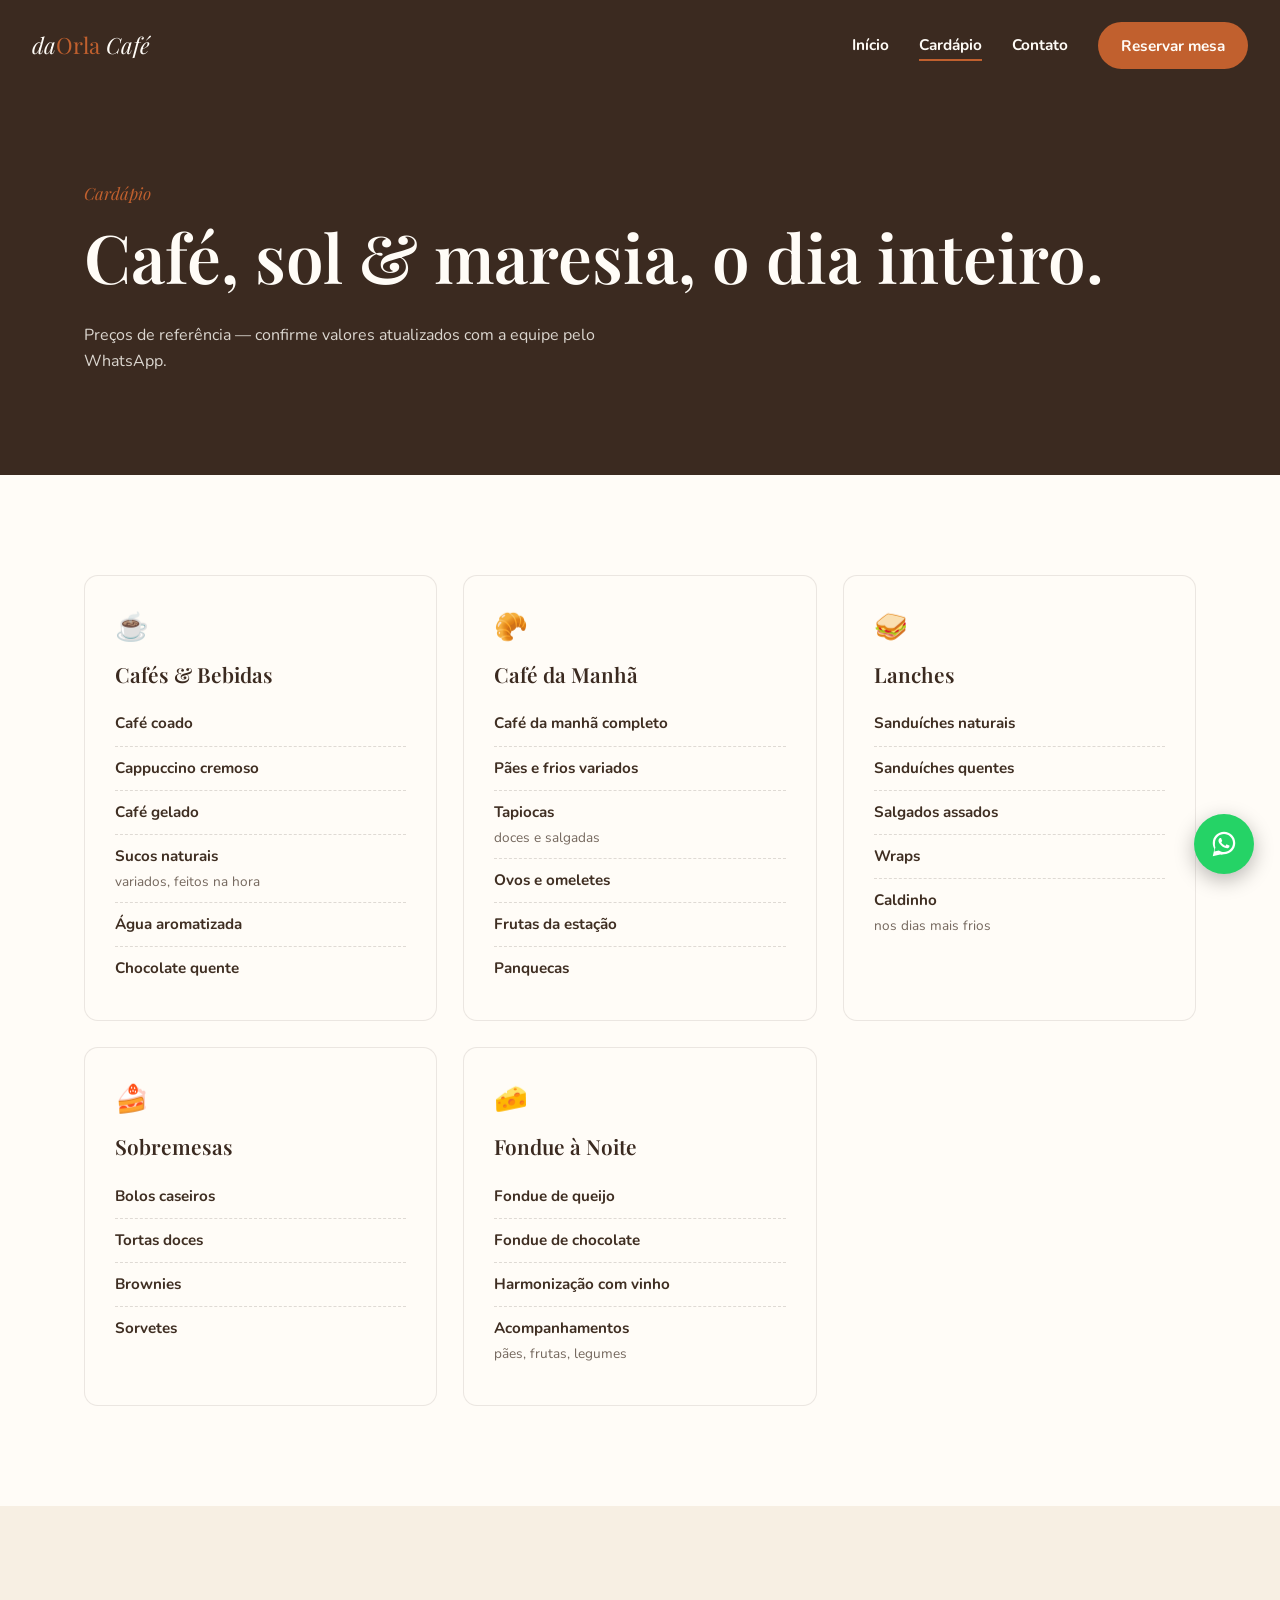
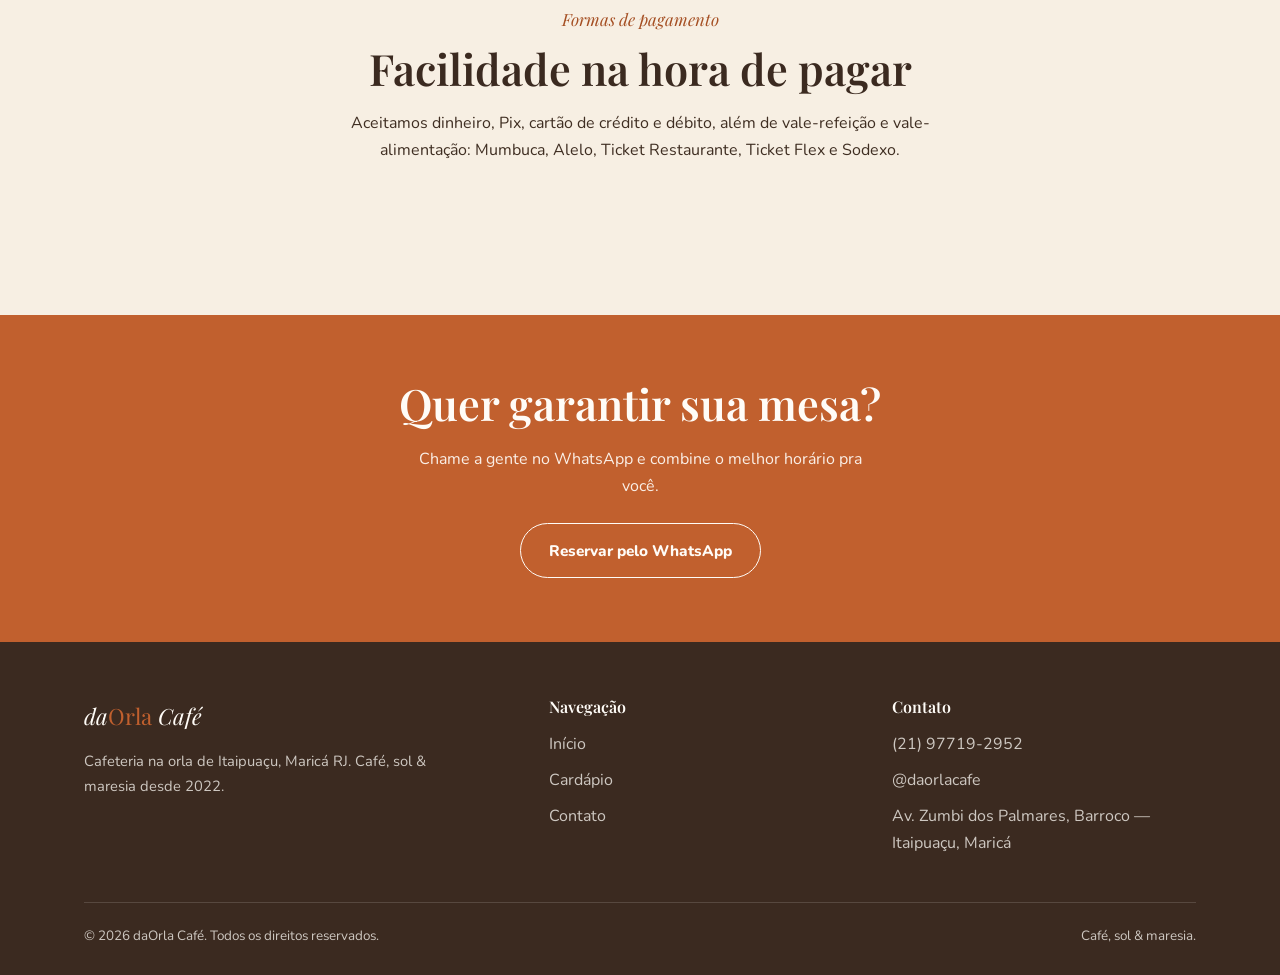
<file: cardapio.html>
<!DOCTYPE html>
<html lang="pt-BR">
<head>
<meta charset="UTF-8">
<meta name="viewport" content="width=device-width, initial-scale=1.0">
<title>Cardápio — daOrla Café</title>
<meta name="description" content="Cardápio do daOrla Café: café da manhã completo, sucos, lanches, sobremesas e fondue à noite. Cafeteria na orla de Itaipuaçu, Maricá RJ.">
<link rel="canonical" href="https://www.daorlacafe.com.br/cardapio.html">
<link rel="preconnect" href="https://fonts.googleapis.com">
<style>
/* ============================================================
   daOrla Café — design tokens
   Palette: creme #F7EFE3, espresso #3B2A20, canela #8C5A3B,
            sunset #C1602E, maresia #2E7080
   Type: 'Playfair Display' (headlines) + 'Nunito' (body, rounded/warm)
   ============================================================ */

@import url('https://fonts.googleapis.com/css2?family=Playfair+Display:ital,wght@0,500;0,600;0,700;1,500&family=Nunito:wght@400;600;700;800&display=swap');

:root{
  --creme: #F7EFE3;
  --creme-escuro: #EADFC7;
  --papel: #FFFCF7;
  --espresso: #3B2A20;
  --texto: #3F2E22;
  --canela: #8C5A3B;
  --sunset: #C1602E;
  --sunset-escuro: #A54F23;
  --maresia: #2E7080;
  --maresia-clara: #6FAFBB;

  --serif: 'Playfair Display', Georgia, serif;
  --sans: 'Nunito', -apple-system, sans-serif;

  --max-width: 1160px;
  --radius: 14px;
  --transition: 0.35s cubic-bezier(0.4, 0, 0.2, 1);
}

*, *::before, *::after{ box-sizing: border-box; }
html{ scroll-behavior: smooth; }
@media (prefers-reduced-motion: reduce){
  html{ scroll-behavior: auto; }
  *, *::before, *::after{ animation-duration: 0.01ms !important; animation-iteration-count: 1 !important; transition-duration: 0.01ms !important; }
}

body{
  margin: 0;
  font-family: var(--sans);
  color: var(--texto);
  background: var(--creme);
  line-height: 1.65;
  -webkit-font-smoothing: antialiased;
}

h1, h2, h3, h4{
  font-family: var(--serif);
  color: var(--espresso);
  margin: 0 0 0.4em;
  line-height: 1.15;
  font-weight: 600;
}

h1{ font-size: clamp(2.5rem, 6vw, 4.2rem); font-weight: 600; }
h2{ font-size: clamp(1.8rem, 4vw, 2.7rem); }
h3{ font-size: 1.3rem; }

p{ margin: 0 0 1em; max-width: 62ch; }
a{ color: inherit; text-decoration: none; }
img{ max-width: 100%; display: block; }

.container{ max-width: var(--max-width); margin: 0 auto; padding: 0 24px; }

.btn{
  display: inline-flex;
  align-items: center;
  gap: 10px;
  font-family: var(--sans);
  font-weight: 800;
  font-size: 0.96rem;
  padding: 14px 28px;
  border-radius: 100px;
  border: 1.5px solid transparent;
  cursor: pointer;
  transition: transform var(--transition), background var(--transition), border-color var(--transition), color var(--transition);
}
.btn:hover{ transform: translateY(-2px); }
.btn:focus-visible{ outline: 3px solid var(--sunset); outline-offset: 3px; }

.btn-primary{ background: var(--sunset); color: var(--papel); }
.btn-primary:hover{ background: var(--sunset-escuro); }

.btn-outline{ background: transparent; border-color: var(--papel); color: var(--papel); }
.btn-outline:hover{ background: rgba(255,252,247,0.14); }

.btn-outline-dark{ background: transparent; border-color: var(--espresso); color: var(--espresso); }
.btn-outline-dark:hover{ background: var(--espresso); color: var(--papel); }

/* ---------- Header ---------- */
.site-header{
  position: fixed;
  top: 0; left: 0; right: 0;
  z-index: 100;
  display: flex;
  align-items: center;
  justify-content: space-between;
  padding: 22px 32px;
  transition: background var(--transition), padding var(--transition), box-shadow var(--transition);
}
.site-header.is-solid{
  background: rgba(59, 42, 32, 0.95);
  backdrop-filter: blur(6px);
  padding: 14px 32px;
  box-shadow: 0 4px 22px rgba(0,0,0,0.14);
}
.logo{
  font-family: var(--serif);
  font-style: italic;
  font-size: 1.4rem;
  color: var(--papel);
}
.logo span{ color: var(--sunset); font-style: normal; }

.nav-links{ display: flex; align-items: center; gap: 30px; list-style: none; margin: 0; padding: 0; }
.nav-links a{ color: var(--papel); font-size: 0.96rem; font-weight: 700; position: relative; padding: 4px 0; }
.nav-links a::after{
  content: ''; position: absolute; left: 0; bottom: -2px; width: 0; height: 2px;
  background: var(--sunset); transition: width var(--transition);
}
.nav-links a:hover::after, .nav-links a.is-active::after{ width: 100%; }

.nav-toggle{ display: none; background: none; border: none; cursor: pointer; padding: 6px; }
.nav-toggle span{ display: block; width: 26px; height: 2px; background: var(--papel); margin: 6px 0; transition: transform var(--transition); }

@media (max-width: 860px){
  .nav-toggle{ display: block; }
  .nav-links{
    position: fixed; top: 0; right: 0; height: 100vh; width: min(78vw, 340px);
    background: var(--espresso); flex-direction: column; justify-content: center;
    align-items: flex-start; padding: 40px; gap: 26px;
    transform: translateX(100%); transition: transform var(--transition);
  }
  .nav-links.is-open{ transform: translateX(0); }
  .nav-links a{ font-size: 1.2rem; }
}

/* ---------- Hero ---------- */
.hero{
  position: relative;
  min-height: 92vh;
  display: flex;
  align-items: flex-end;
  background: linear-gradient(160deg, var(--espresso) 0%, var(--canela) 100%);
  overflow: hidden;
  padding-bottom: 110px;
}
.hero-bg{
  position: absolute; inset: 0;
  background-image: url('https://images.unsplash.com/photo-1501339847302-ac426a4a7cbb?q=80&w=1800&auto=format&fit=crop');
  background-size: cover;
  background-position: center 60%;
  opacity: 0.3;
  mix-blend-mode: luminosity;
}
.hero-content{
  position: relative; z-index: 2; color: var(--papel); max-width: 700px; padding: 0 32px;
  opacity: 0; animation: rise 1s ease-out 0.2s forwards;
}
@keyframes rise{ from{ opacity:0; transform: translateY(28px);} to{ opacity:1; transform: translateY(0);} }
.hero-eyebrow{ color: var(--sunset); font-family: var(--serif); font-style: italic; font-size: 1.1rem; margin-bottom: 14px; }
.hero h1{ color: var(--papel); margin-bottom: 20px; }
.hero p{ color: rgba(255,252,247,0.86); font-size: 1.1rem; max-width: 50ch; }
.hero-actions{ display: flex; gap: 16px; margin-top: 28px; flex-wrap: wrap; }

.curve-divider{
  position: absolute; bottom: -1px; left: 0; right: 0; z-index: 3; line-height: 0;
}
.curve-divider svg{ width: 100%; height: 70px; display: block; }

/* ---------- Sections ---------- */
section{ padding: 100px 0; position: relative; }
.section-alt{ background: var(--papel); }
.section-dark{ background: var(--espresso); color: var(--papel); }
.section-dark h2, .section-dark h3{ color: var(--papel); }
.section-dark p{ color: rgba(255,252,247,0.82); }

.eyebrow-label{ font-family: var(--serif); font-style: italic; color: var(--sunset-escuro); font-size: 1.05rem; margin-bottom: 10px; display: block; }
.section-dark .eyebrow-label{ color: var(--sunset); }

.section-head{ max-width: 640px; margin-bottom: 52px; }
.section-head.center{ margin-left: auto; margin-right: auto; text-align: center; }

/* ---------- Sobre grid ---------- */
.sobre-grid{ display: grid; grid-template-columns: 1.05fr 0.95fr; gap: 60px; align-items: center; }
.sobre-figure img{ border-radius: var(--radius); width: 100%; aspect-ratio: 4/5; object-fit: cover; }
.sobre-stats{ display: flex; gap: 36px; margin-top: 32px; padding-top: 26px; border-top: 1px solid rgba(59,42,32,0.14); flex-wrap: wrap; }
.stat-num{ font-family: var(--serif); font-size: 2rem; color: var(--maresia); display: block; }
.stat-label{ font-size: 0.88rem; opacity: 0.75; }

@media (max-width: 860px){ .sobre-grid{ grid-template-columns: 1fr; gap: 36px; } }

/* ---------- Cards ---------- */
.card-grid{ display: grid; grid-template-columns: repeat(auto-fit, minmax(270px, 1fr)); gap: 26px; }
.menu-card{
  background: var(--papel); border: 1px solid rgba(59,42,32,0.1); border-radius: var(--radius);
  padding: 30px; transition: border-color var(--transition), transform var(--transition);
}
.menu-card:hover{ border-color: var(--sunset); transform: translateY(-4px); }
.menu-card-icon{ font-size: 1.7rem; margin-bottom: 12px; display: block; }
.menu-item-list{ list-style: none; margin: 16px 0 0; padding: 0; }
.menu-item-list li{ display: flex; justify-content: space-between; gap: 12px; padding: 9px 0; border-bottom: 1px dashed rgba(59,42,32,0.16); font-size: 0.95rem; }
.menu-item-list li:last-child{ border-bottom: none; }
.menu-item-list .item-name{ font-weight: 700; }
.menu-item-list .item-desc{ display: block; font-weight: 400; opacity: 0.72; font-size: 0.85rem; margin-top: 2px; }
.menu-item-list .item-price{ font-weight: 700; color: var(--sunset-escuro); white-space: nowrap; }

/* ---------- Gallery ---------- */
.gallery-grid{ display: grid; grid-template-columns: repeat(3, 1fr); gap: 16px; }
.gallery-grid a{ display: block; overflow: hidden; border-radius: var(--radius); position: relative; aspect-ratio: 4/3; }
.gallery-grid img{ width: 100%; height: 100%; object-fit: cover; transition: transform 0.6s ease; }
.gallery-grid a:hover img{ transform: scale(1.08); }
@media (max-width: 860px){ .gallery-grid{ grid-template-columns: repeat(2, 1fr); gap: 12px; } }

/* ---------- Localização ---------- */
.local-grid{ display: grid; grid-template-columns: 0.85fr 1.15fr; border-radius: var(--radius); overflow: hidden; border: 1px solid rgba(59,42,32,0.12); }
.local-info{ background: var(--papel); padding: 44px; }
.local-info dl{ margin: 0; }
.local-info dt{ font-family: var(--serif); font-style: italic; color: var(--maresia); margin-top: 24px; font-size: 1rem; }
.local-info dt:first-child{ margin-top: 0; }
.local-info dd{ margin: 6px 0 0; font-size: 0.97rem; }
.local-info .horario-row{ display: flex; justify-content: space-between; max-width: 320px; padding: 6px 0; font-size: 0.93rem; }
.local-map iframe{ width: 100%; height: 100%; min-height: 400px; border: 0; display: block; }
@media (max-width: 860px){ .local-grid{ grid-template-columns: 1fr; } .local-map iframe{ min-height: 300px; } }

/* ---------- Social ---------- */
.social-row{ display: flex; gap: 16px; align-items: center; flex-wrap: wrap; }
.social-pill{
  display: inline-flex; align-items: center; gap: 8px; padding: 10px 18px; border-radius: 100px;
  border: 1px solid rgba(59,42,32,0.25); font-size: 0.9rem; transition: border-color var(--transition), background var(--transition);
}
.social-pill:hover{ border-color: var(--sunset); background: rgba(193,96,46,0.08); }

/* ---------- Form ---------- */
.form-grid{ display: grid; grid-template-columns: 1fr 1fr; gap: 18px; }
.form-grid .full{ grid-column: 1 / -1; }
.field label{ display: block; font-size: 0.85rem; font-weight: 700; margin-bottom: 8px; }
.field input, .field select, .field textarea{
  width: 100%; padding: 13px 16px; border-radius: 10px; border: 1.5px solid rgba(59,42,32,0.2);
  background: var(--papel); font-family: var(--sans); font-size: 0.96rem; color: var(--texto); transition: border-color var(--transition);
}
.field input:focus, .field select:focus, .field textarea:focus{ outline: none; border-color: var(--maresia); }
.field textarea{ resize: vertical; min-height: 110px; }
.form-note{ font-size: 0.84rem; opacity: 0.7; margin-top: 6px; }
.form-status{ margin-top: 16px; font-weight: 700; display: none; }
.form-status.is-visible{ display: block; }
@media (max-width: 640px){ .form-grid{ grid-template-columns: 1fr; } }

/* ---------- CTA band ---------- */
.cta-band{ background: var(--sunset); color: var(--papel); padding: 64px 0; text-align: center; }
.cta-band h2{ color: var(--papel); }

/* ---------- Footer ---------- */
footer{ background: var(--espresso); color: rgba(255,252,247,0.75); padding: 56px 0 28px; }
.footer-grid{ display: grid; grid-template-columns: 1.4fr 1fr 1fr; gap: 40px; padding-bottom: 36px; border-bottom: 1px solid rgba(255,252,247,0.14); }
.footer-grid h4{ color: var(--papel); font-size: 1rem; margin-bottom: 14px; }
.footer-grid ul{ list-style: none; margin: 0; padding: 0; }
.footer-grid li{ margin-bottom: 10px; }
.footer-grid a:hover{ color: var(--sunset); }
.footer-bottom{ display: flex; justify-content: space-between; flex-wrap: wrap; gap: 12px; padding-top: 22px; font-size: 0.84rem; }
@media (max-width: 700px){ .footer-grid{ grid-template-columns: 1fr; } }

/* ---------- WhatsApp float ---------- */
.whatsapp-float{
  position: fixed; bottom: 26px; right: 26px; z-index: 200; width: 60px; height: 60px; border-radius: 50%;
  background: #25D366; display: flex; align-items: center; justify-content: center;
  box-shadow: 0 6px 20px rgba(0,0,0,0.28); transition: transform var(--transition);
}
.whatsapp-float:hover{ transform: scale(1.08); }
.whatsapp-float svg{ width: 30px; height: 30px; }

/* ---------- Page hero ---------- */
.page-hero{ background: var(--espresso); color: var(--papel); padding: 180px 0 84px; text-align: left; }
.page-hero h1{ color: var(--papel); }
.page-hero .eyebrow-label{ color: var(--sunset); }

/* ---------- Reveal ---------- */
.reveal{ opacity: 0; transform: translateY(22px); transition: opacity 0.7s ease, transform 0.7s ease; }
.reveal.is-visible{ opacity: 1; transform: translateY(0); }

/* ---------- Skip link ---------- */
.skip-link{ position: absolute; left: -9999px; top: 0; background: var(--sunset); color: var(--papel); padding: 12px 20px; z-index: 999; font-weight: 800; }
.skip-link:focus{ left: 16px; top: 16px; }

</style>
</head>
<body>
<a class="skip-link" href="#conteudo">Pular para o conteúdo</a>

<header class="site-header">
  <a href="index.html" class="logo">da<span>Orla</span> Café</a>
  <nav aria-label="Navegação principal">
    <button class="nav-toggle" aria-label="Abrir menu" aria-expanded="false">
      <span></span><span></span><span></span>
    </button>
    <ul class="nav-links">
      <li><a href="index.html">Início</a></li>
      <li><a href="cardapio.html">Cardápio</a></li>
      <li><a href="contato.html">Contato</a></li>
      <li><a href="contato.html#form" class="btn btn-primary" style="padding:10px 22px;">Reservar mesa</a></li>
    </ul>
  </nav>
</header>

<main id="conteudo">
  <section class="page-hero">
    <div class="container reveal">
      <span class="eyebrow-label">Cardápio</span>
      <h1>Café, sol & maresia, o dia inteiro.</h1>
      <p style="color: rgba(255,252,247,0.82); max-width: 54ch;">Preços de referência — confirme valores atualizados com a equipe pelo WhatsApp.</p>
    </div>
  </section>

  <section class="section-alt">
    <div class="container">
      <div class="card-grid reveal">

        <div class="menu-card">
          <span class="menu-card-icon">☕</span>
          <h3>Cafés & Bebidas</h3>
          <ul class="menu-item-list">
            <li><span class="item-name">Café coado</span></li>
            <li><span class="item-name">Cappuccino cremoso</span></li>
            <li><span class="item-name">Café gelado</span></li>
            <li><span class="item-name">Sucos naturais<span class="item-desc">variados, feitos na hora</span></span></li>
            <li><span class="item-name">Água aromatizada</span></li>
            <li><span class="item-name">Chocolate quente</span></li>
          </ul>
        </div>

        <div class="menu-card">
          <span class="menu-card-icon">🥐</span>
          <h3>Café da Manhã</h3>
          <ul class="menu-item-list">
            <li><span class="item-name">Café da manhã completo</span></li>
            <li><span class="item-name">Pães e frios variados</span></li>
            <li><span class="item-name">Tapiocas<span class="item-desc">doces e salgadas</span></span></li>
            <li><span class="item-name">Ovos e omeletes</span></li>
            <li><span class="item-name">Frutas da estação</span></li>
            <li><span class="item-name">Panquecas</span></li>
          </ul>
        </div>

        <div class="menu-card">
          <span class="menu-card-icon">🥪</span>
          <h3>Lanches</h3>
          <ul class="menu-item-list">
            <li><span class="item-name">Sanduíches naturais</span></li>
            <li><span class="item-name">Sanduíches quentes</span></li>
            <li><span class="item-name">Salgados assados</span></li>
            <li><span class="item-name">Wraps</span></li>
            <li><span class="item-name">Caldinho<span class="item-desc">nos dias mais frios</span></span></li>
          </ul>
        </div>

        <div class="menu-card">
          <span class="menu-card-icon">🍰</span>
          <h3>Sobremesas</h3>
          <ul class="menu-item-list">
            <li><span class="item-name">Bolos caseiros</span></li>
            <li><span class="item-name">Tortas doces</span></li>
            <li><span class="item-name">Brownies</span></li>
            <li><span class="item-name">Sorvetes</span></li>
          </ul>
        </div>

        <div class="menu-card">
          <span class="menu-card-icon">🧀</span>
          <h3>Fondue à Noite</h3>
          <ul class="menu-item-list">
            <li><span class="item-name">Fondue de queijo</span></li>
            <li><span class="item-name">Fondue de chocolate</span></li>
            <li><span class="item-name">Harmonização com vinho</span></li>
            <li><span class="item-name">Acompanhamentos<span class="item-desc">pães, frutas, legumes</span></span></li>
          </ul>
        </div>

      </div>
    </div>
  </section>

  <section>
    <div class="container">
      <div class="section-head center reveal" style="max-width: 700px;">
        <span class="eyebrow-label">Formas de pagamento</span>
        <h2>Facilidade na hora de pagar</h2>
        <p style="margin: 0 auto;">Aceitamos dinheiro, Pix, cartão de crédito e débito, além de vale-refeição e vale-alimentação: Mumbuca, Alelo, Ticket Restaurante, Ticket Flex e Sodexo.</p>
      </div>
    </div>
  </section>

  <section class="cta-band">
    <div class="container reveal">
      <h2>Quer garantir sua mesa?</h2>
      <p style="margin: 0 auto 24px; max-width: 46ch; color: rgba(255,252,247,0.92);">Chame a gente no WhatsApp e combine o melhor horário pra você.</p>
      <a href="https://wa.me/5521977192952?text=Ol%C3%A1!%20Quero%20reservar%20uma%20mesa%20no%20daOrla%20Caf%C3%A9." target="_blank" rel="noopener" class="btn btn-outline">Reservar pelo WhatsApp</a>
    </div>
  </section>
</main>

<a class="whatsapp-float" href="https://wa.me/5521977192952?text=Ol%C3%A1!%20Quero%20reservar%20uma%20mesa%20no%20daOrla%20Caf%C3%A9." target="_blank" rel="noopener" aria-label="Falar no WhatsApp">
  <svg viewBox="0 0 32 32" fill="white" xmlns="http://www.w3.org/2000/svg"><path d="M16.001 3C9.373 3 4 8.373 4 15c0 2.29.638 4.43 1.744 6.256L4 29l7.94-1.687A11.94 11.94 0 0016 27c6.628 0 12-5.373 12-12S22.629 3 16.001 3zm0 21.6c-1.87 0-3.62-.52-5.113-1.424l-.367-.218-4.71 1.001 1.02-4.594-.24-.377A9.55 9.55 0 016.4 15c0-5.302 4.299-9.6 9.601-9.6 5.301 0 9.6 4.298 9.6 9.6 0 5.301-4.299 9.6-9.6 9.6zm5.273-7.19c-.29-.145-1.71-.844-1.975-.94-.264-.097-.457-.145-.649.145-.192.29-.746.94-.914 1.133-.168.193-.336.217-.626.072-.29-.145-1.224-.451-2.331-1.437-.862-.769-1.444-1.717-1.613-2.007-.168-.29-.018-.446.127-.59.13-.13.29-.338.434-.507.145-.169.193-.29.29-.482.097-.193.048-.362-.024-.507-.072-.145-.649-1.564-.89-2.14-.234-.564-.472-.488-.649-.497l-.553-.01c-.193 0-.507.072-.773.362-.264.29-1.01.987-1.01 2.407s1.034 2.79 1.178 2.983c.145.193 2.035 3.107 4.93 4.357.689.297 1.226.474 1.645.607.691.22 1.32.189 1.818.115.554-.083 1.71-.699 1.951-1.374.24-.676.24-1.254.168-1.374-.072-.121-.264-.193-.554-.338z"/></svg>
</a>

<footer>
  <div class="container">
    <div class="footer-grid">
      <div>
        <a href="index.html" class="logo" style="display:inline-block; margin-bottom:14px;">da<span>Orla</span> Café</a>
        <p style="max-width: 40ch; font-size: 0.92rem;">Cafeteria na orla de Itaipuaçu, Maricá RJ. Café, sol & maresia desde 2022.</p>
      </div>
      <div>
        <h4>Navegação</h4>
        <ul>
          <li><a href="index.html">Início</a></li>
          <li><a href="cardapio.html">Cardápio</a></li>
          <li><a href="contato.html">Contato</a></li>
        </ul>
      </div>
      <div>
        <h4>Contato</h4>
        <ul>
          <li><a href="https://wa.me/5521977192952" target="_blank" rel="noopener">(21) 97719-2952</a></li>
          <li><a href="https://instagram.com/daorlacafe" target="_blank" rel="noopener">@daorlacafe</a></li>
          <li>Av. Zumbi dos Palmares, Barroco — Itaipuaçu, Maricá</li>
        </ul>
      </div>
    </div>
    <div class="footer-bottom">
      <span>© 2026 daOrla Café. Todos os direitos reservados.</span>
      <span>Café, sol & maresia.</span>
    </div>
  </div>
</footer>

<script>
// Espaço Casa da Praia — comportamento do site
(function () {
  'use strict';

  // Header sólido ao rolar
  var header = document.querySelector('.site-header');
  function onScroll() {
    if (!header) return;
    if (window.scrollY > 40) {
      header.classList.add('is-solid');
    } else {
      header.classList.remove('is-solid');
    }
  }
  window.addEventListener('scroll', onScroll, { passive: true });
  onScroll();

  // Menu mobile
  var toggle = document.querySelector('.nav-toggle');
  var links = document.querySelector('.nav-links');
  if (toggle && links) {
    toggle.addEventListener('click', function () {
      var isOpen = links.classList.toggle('is-open');
      toggle.setAttribute('aria-expanded', isOpen ? 'true' : 'false');
    });
    links.querySelectorAll('a').forEach(function (a) {
      a.addEventListener('click', function () {
        links.classList.remove('is-open');
        toggle.setAttribute('aria-expanded', 'false');
      });
    });
  }

  // Revelação suave ao rolar (uma única categoria de efeito, sem exagero)
  var revealEls = document.querySelectorAll('.reveal');
  if ('IntersectionObserver' in window && revealEls.length) {
    var io = new IntersectionObserver(
      function (entries) {
        entries.forEach(function (entry) {
          if (entry.isIntersecting) {
            entry.target.classList.add('is-visible');
            io.unobserve(entry.target);
          }
        });
      },
      { threshold: 0.15 }
    );
    revealEls.forEach(function (el) { io.observe(el); });
  } else {
    revealEls.forEach(function (el) { el.classList.add('is-visible'); });
  }

  // Formulário de contato -> monta mensagem e abre WhatsApp
  var form = document.getElementById('contact-form');
  if (form) {
    form.addEventListener('submit', function (e) {
      e.preventDefault();
      var nome = form.nome.value.trim();
      var telefone = form.telefone.value.trim();
      var assunto = form.assunto.value;
      var mensagem = form.mensagem.value.trim();

      var texto = 'Olá! Meu nome é ' + nome + '.' +
        (assunto ? ' Assunto: ' + assunto + '.' : '') +
        (mensagem ? ' Mensagem: ' + mensagem : '') +
        ' Meu telefone: ' + telefone;

      var numeroWhatsApp = '5521977192952';
      var url = 'https://wa.me/' + numeroWhatsApp + '?text=' + encodeURIComponent(texto);

      var status = document.getElementById('form-status');
      if (status) {
        status.textContent = 'Abrindo o WhatsApp para você enviar sua mensagem…';
        status.classList.add('is-visible');
      }
      window.open(url, '_blank');
      form.reset();
    });
  }

  // Marca o link ativo no menu
  var current = window.location.pathname.split('/').pop() || 'index.html';
  document.querySelectorAll('.nav-links a').forEach(function (a) {
    var href = a.getAttribute('href');
    if (href === current || (current === '' && href === 'index.html')) {
      a.classList.add('is-active');
    }
  });
})();

</script>
</body>
</html>
</file>
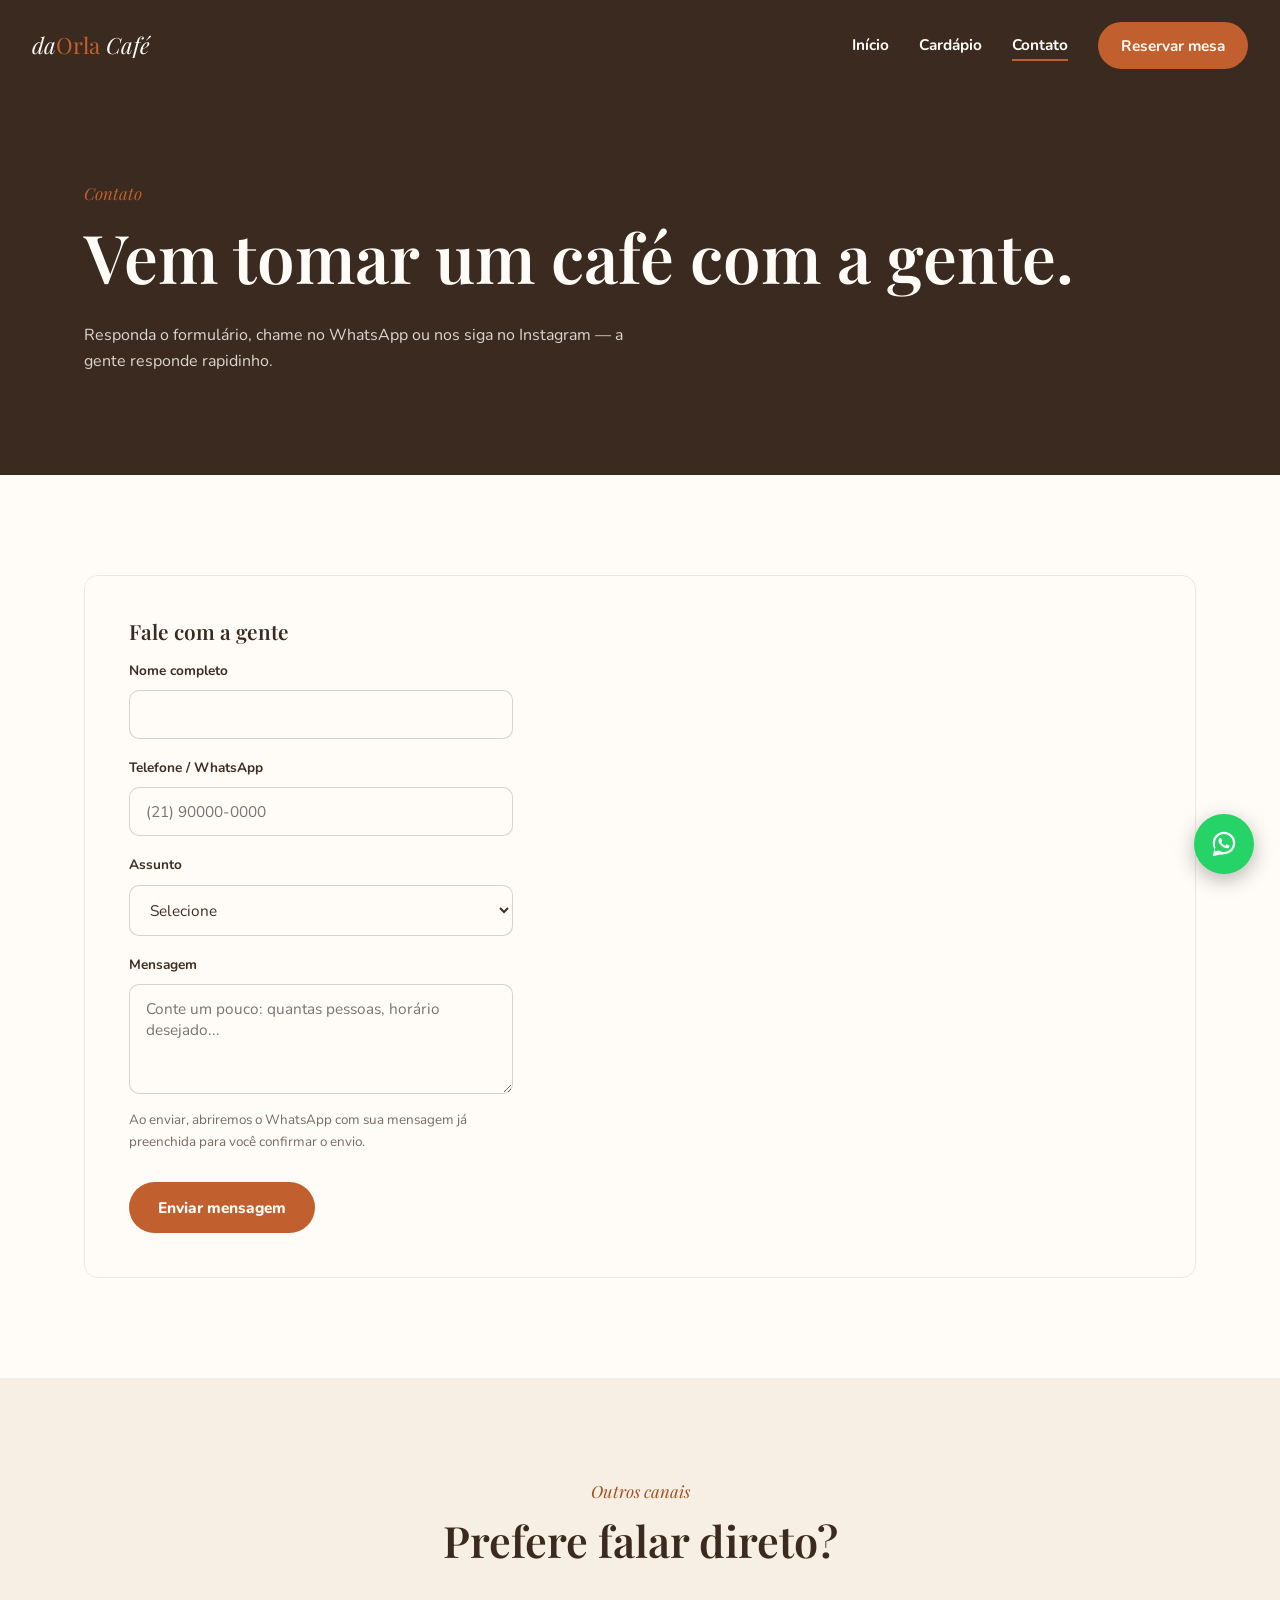
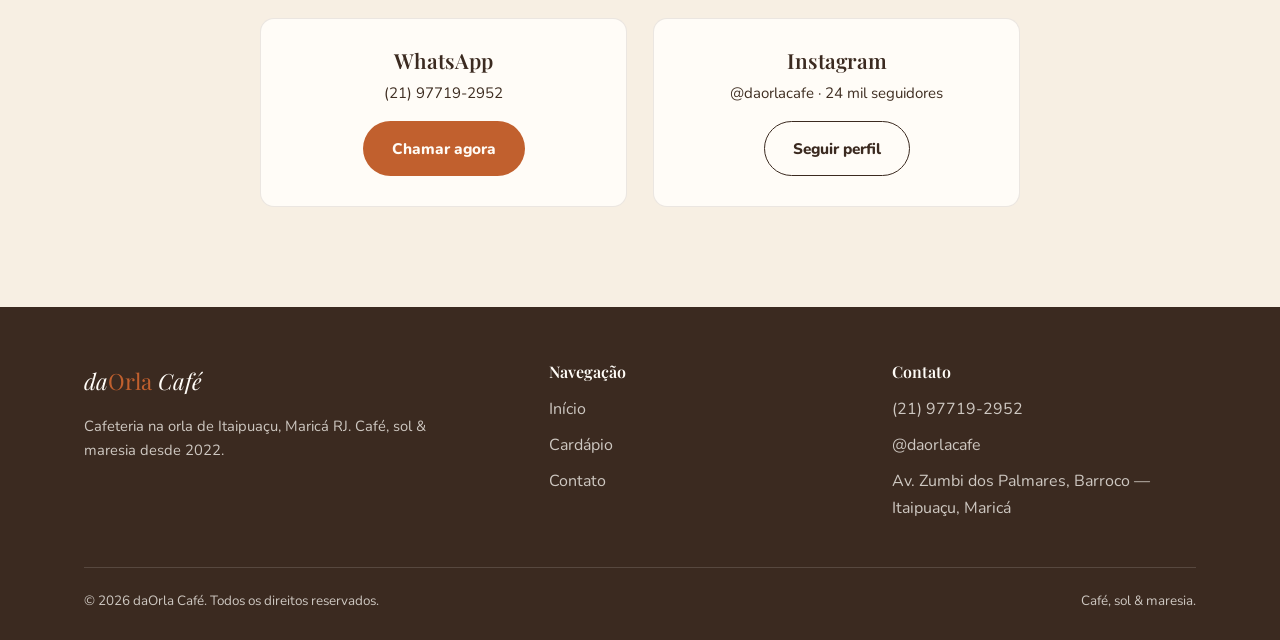
<file: contato.html>
<!DOCTYPE html>
<html lang="pt-BR">
<head>
<meta charset="UTF-8">
<meta name="viewport" content="width=device-width, initial-scale=1.0">
<title>Contato — daOrla Café</title>
<meta name="description" content="Entre em contato com o daOrla Café: formulário, WhatsApp, Instagram, endereço e mapa. Cafeteria em Itaipuaçu, Maricá RJ.">
<link rel="canonical" href="https://www.daorlacafe.com.br/contato.html">
<link rel="preconnect" href="https://fonts.googleapis.com">
<style>
/* ============================================================
   daOrla Café — design tokens
   Palette: creme #F7EFE3, espresso #3B2A20, canela #8C5A3B,
            sunset #C1602E, maresia #2E7080
   Type: 'Playfair Display' (headlines) + 'Nunito' (body, rounded/warm)
   ============================================================ */

@import url('https://fonts.googleapis.com/css2?family=Playfair+Display:ital,wght@0,500;0,600;0,700;1,500&family=Nunito:wght@400;600;700;800&display=swap');

:root{
  --creme: #F7EFE3;
  --creme-escuro: #EADFC7;
  --papel: #FFFCF7;
  --espresso: #3B2A20;
  --texto: #3F2E22;
  --canela: #8C5A3B;
  --sunset: #C1602E;
  --sunset-escuro: #A54F23;
  --maresia: #2E7080;
  --maresia-clara: #6FAFBB;

  --serif: 'Playfair Display', Georgia, serif;
  --sans: 'Nunito', -apple-system, sans-serif;

  --max-width: 1160px;
  --radius: 14px;
  --transition: 0.35s cubic-bezier(0.4, 0, 0.2, 1);
}

*, *::before, *::after{ box-sizing: border-box; }
html{ scroll-behavior: smooth; }
@media (prefers-reduced-motion: reduce){
  html{ scroll-behavior: auto; }
  *, *::before, *::after{ animation-duration: 0.01ms !important; animation-iteration-count: 1 !important; transition-duration: 0.01ms !important; }
}

body{
  margin: 0;
  font-family: var(--sans);
  color: var(--texto);
  background: var(--creme);
  line-height: 1.65;
  -webkit-font-smoothing: antialiased;
}

h1, h2, h3, h4{
  font-family: var(--serif);
  color: var(--espresso);
  margin: 0 0 0.4em;
  line-height: 1.15;
  font-weight: 600;
}

h1{ font-size: clamp(2.5rem, 6vw, 4.2rem); font-weight: 600; }
h2{ font-size: clamp(1.8rem, 4vw, 2.7rem); }
h3{ font-size: 1.3rem; }

p{ margin: 0 0 1em; max-width: 62ch; }
a{ color: inherit; text-decoration: none; }
img{ max-width: 100%; display: block; }

.container{ max-width: var(--max-width); margin: 0 auto; padding: 0 24px; }

.btn{
  display: inline-flex;
  align-items: center;
  gap: 10px;
  font-family: var(--sans);
  font-weight: 800;
  font-size: 0.96rem;
  padding: 14px 28px;
  border-radius: 100px;
  border: 1.5px solid transparent;
  cursor: pointer;
  transition: transform var(--transition), background var(--transition), border-color var(--transition), color var(--transition);
}
.btn:hover{ transform: translateY(-2px); }
.btn:focus-visible{ outline: 3px solid var(--sunset); outline-offset: 3px; }

.btn-primary{ background: var(--sunset); color: var(--papel); }
.btn-primary:hover{ background: var(--sunset-escuro); }

.btn-outline{ background: transparent; border-color: var(--papel); color: var(--papel); }
.btn-outline:hover{ background: rgba(255,252,247,0.14); }

.btn-outline-dark{ background: transparent; border-color: var(--espresso); color: var(--espresso); }
.btn-outline-dark:hover{ background: var(--espresso); color: var(--papel); }

/* ---------- Header ---------- */
.site-header{
  position: fixed;
  top: 0; left: 0; right: 0;
  z-index: 100;
  display: flex;
  align-items: center;
  justify-content: space-between;
  padding: 22px 32px;
  transition: background var(--transition), padding var(--transition), box-shadow var(--transition);
}
.site-header.is-solid{
  background: rgba(59, 42, 32, 0.95);
  backdrop-filter: blur(6px);
  padding: 14px 32px;
  box-shadow: 0 4px 22px rgba(0,0,0,0.14);
}
.logo{
  font-family: var(--serif);
  font-style: italic;
  font-size: 1.4rem;
  color: var(--papel);
}
.logo span{ color: var(--sunset); font-style: normal; }

.nav-links{ display: flex; align-items: center; gap: 30px; list-style: none; margin: 0; padding: 0; }
.nav-links a{ color: var(--papel); font-size: 0.96rem; font-weight: 700; position: relative; padding: 4px 0; }
.nav-links a::after{
  content: ''; position: absolute; left: 0; bottom: -2px; width: 0; height: 2px;
  background: var(--sunset); transition: width var(--transition);
}
.nav-links a:hover::after, .nav-links a.is-active::after{ width: 100%; }

.nav-toggle{ display: none; background: none; border: none; cursor: pointer; padding: 6px; }
.nav-toggle span{ display: block; width: 26px; height: 2px; background: var(--papel); margin: 6px 0; transition: transform var(--transition); }

@media (max-width: 860px){
  .nav-toggle{ display: block; }
  .nav-links{
    position: fixed; top: 0; right: 0; height: 100vh; width: min(78vw, 340px);
    background: var(--espresso); flex-direction: column; justify-content: center;
    align-items: flex-start; padding: 40px; gap: 26px;
    transform: translateX(100%); transition: transform var(--transition);
  }
  .nav-links.is-open{ transform: translateX(0); }
  .nav-links a{ font-size: 1.2rem; }
}

/* ---------- Hero ---------- */
.hero{
  position: relative;
  min-height: 92vh;
  display: flex;
  align-items: flex-end;
  background: linear-gradient(160deg, var(--espresso) 0%, var(--canela) 100%);
  overflow: hidden;
  padding-bottom: 110px;
}
.hero-bg{
  position: absolute; inset: 0;
  background-image: url('https://images.unsplash.com/photo-1501339847302-ac426a4a7cbb?q=80&w=1800&auto=format&fit=crop');
  background-size: cover;
  background-position: center 60%;
  opacity: 0.3;
  mix-blend-mode: luminosity;
}
.hero-content{
  position: relative; z-index: 2; color: var(--papel); max-width: 700px; padding: 0 32px;
  opacity: 0; animation: rise 1s ease-out 0.2s forwards;
}
@keyframes rise{ from{ opacity:0; transform: translateY(28px);} to{ opacity:1; transform: translateY(0);} }
.hero-eyebrow{ color: var(--sunset); font-family: var(--serif); font-style: italic; font-size: 1.1rem; margin-bottom: 14px; }
.hero h1{ color: var(--papel); margin-bottom: 20px; }
.hero p{ color: rgba(255,252,247,0.86); font-size: 1.1rem; max-width: 50ch; }
.hero-actions{ display: flex; gap: 16px; margin-top: 28px; flex-wrap: wrap; }

.curve-divider{
  position: absolute; bottom: -1px; left: 0; right: 0; z-index: 3; line-height: 0;
}
.curve-divider svg{ width: 100%; height: 70px; display: block; }

/* ---------- Sections ---------- */
section{ padding: 100px 0; position: relative; }
.section-alt{ background: var(--papel); }
.section-dark{ background: var(--espresso); color: var(--papel); }
.section-dark h2, .section-dark h3{ color: var(--papel); }
.section-dark p{ color: rgba(255,252,247,0.82); }

.eyebrow-label{ font-family: var(--serif); font-style: italic; color: var(--sunset-escuro); font-size: 1.05rem; margin-bottom: 10px; display: block; }
.section-dark .eyebrow-label{ color: var(--sunset); }

.section-head{ max-width: 640px; margin-bottom: 52px; }
.section-head.center{ margin-left: auto; margin-right: auto; text-align: center; }

/* ---------- Sobre grid ---------- */
.sobre-grid{ display: grid; grid-template-columns: 1.05fr 0.95fr; gap: 60px; align-items: center; }
.sobre-figure img{ border-radius: var(--radius); width: 100%; aspect-ratio: 4/5; object-fit: cover; }
.sobre-stats{ display: flex; gap: 36px; margin-top: 32px; padding-top: 26px; border-top: 1px solid rgba(59,42,32,0.14); flex-wrap: wrap; }
.stat-num{ font-family: var(--serif); font-size: 2rem; color: var(--maresia); display: block; }
.stat-label{ font-size: 0.88rem; opacity: 0.75; }

@media (max-width: 860px){ .sobre-grid{ grid-template-columns: 1fr; gap: 36px; } }

/* ---------- Cards ---------- */
.card-grid{ display: grid; grid-template-columns: repeat(auto-fit, minmax(270px, 1fr)); gap: 26px; }
.menu-card{
  background: var(--papel); border: 1px solid rgba(59,42,32,0.1); border-radius: var(--radius);
  padding: 30px; transition: border-color var(--transition), transform var(--transition);
}
.menu-card:hover{ border-color: var(--sunset); transform: translateY(-4px); }
.menu-card-icon{ font-size: 1.7rem; margin-bottom: 12px; display: block; }
.menu-item-list{ list-style: none; margin: 16px 0 0; padding: 0; }
.menu-item-list li{ display: flex; justify-content: space-between; gap: 12px; padding: 9px 0; border-bottom: 1px dashed rgba(59,42,32,0.16); font-size: 0.95rem; }
.menu-item-list li:last-child{ border-bottom: none; }
.menu-item-list .item-name{ font-weight: 700; }
.menu-item-list .item-desc{ display: block; font-weight: 400; opacity: 0.72; font-size: 0.85rem; margin-top: 2px; }
.menu-item-list .item-price{ font-weight: 700; color: var(--sunset-escuro); white-space: nowrap; }

/* ---------- Gallery ---------- */
.gallery-grid{ display: grid; grid-template-columns: repeat(3, 1fr); gap: 16px; }
.gallery-grid a{ display: block; overflow: hidden; border-radius: var(--radius); position: relative; aspect-ratio: 4/3; }
.gallery-grid img{ width: 100%; height: 100%; object-fit: cover; transition: transform 0.6s ease; }
.gallery-grid a:hover img{ transform: scale(1.08); }
@media (max-width: 860px){ .gallery-grid{ grid-template-columns: repeat(2, 1fr); gap: 12px; } }

/* ---------- Localização ---------- */
.local-grid{ display: grid; grid-template-columns: 0.85fr 1.15fr; border-radius: var(--radius); overflow: hidden; border: 1px solid rgba(59,42,32,0.12); }
.local-info{ background: var(--papel); padding: 44px; }
.local-info dl{ margin: 0; }
.local-info dt{ font-family: var(--serif); font-style: italic; color: var(--maresia); margin-top: 24px; font-size: 1rem; }
.local-info dt:first-child{ margin-top: 0; }
.local-info dd{ margin: 6px 0 0; font-size: 0.97rem; }
.local-info .horario-row{ display: flex; justify-content: space-between; max-width: 320px; padding: 6px 0; font-size: 0.93rem; }
.local-map iframe{ width: 100%; height: 100%; min-height: 400px; border: 0; display: block; }
@media (max-width: 860px){ .local-grid{ grid-template-columns: 1fr; } .local-map iframe{ min-height: 300px; } }

/* ---------- Social ---------- */
.social-row{ display: flex; gap: 16px; align-items: center; flex-wrap: wrap; }
.social-pill{
  display: inline-flex; align-items: center; gap: 8px; padding: 10px 18px; border-radius: 100px;
  border: 1px solid rgba(59,42,32,0.25); font-size: 0.9rem; transition: border-color var(--transition), background var(--transition);
}
.social-pill:hover{ border-color: var(--sunset); background: rgba(193,96,46,0.08); }

/* ---------- Form ---------- */
.form-grid{ display: grid; grid-template-columns: 1fr 1fr; gap: 18px; }
.form-grid .full{ grid-column: 1 / -1; }
.field label{ display: block; font-size: 0.85rem; font-weight: 700; margin-bottom: 8px; }
.field input, .field select, .field textarea{
  width: 100%; padding: 13px 16px; border-radius: 10px; border: 1.5px solid rgba(59,42,32,0.2);
  background: var(--papel); font-family: var(--sans); font-size: 0.96rem; color: var(--texto); transition: border-color var(--transition);
}
.field input:focus, .field select:focus, .field textarea:focus{ outline: none; border-color: var(--maresia); }
.field textarea{ resize: vertical; min-height: 110px; }
.form-note{ font-size: 0.84rem; opacity: 0.7; margin-top: 6px; }
.form-status{ margin-top: 16px; font-weight: 700; display: none; }
.form-status.is-visible{ display: block; }
@media (max-width: 640px){ .form-grid{ grid-template-columns: 1fr; } }

/* ---------- CTA band ---------- */
.cta-band{ background: var(--sunset); color: var(--papel); padding: 64px 0; text-align: center; }
.cta-band h2{ color: var(--papel); }

/* ---------- Footer ---------- */
footer{ background: var(--espresso); color: rgba(255,252,247,0.75); padding: 56px 0 28px; }
.footer-grid{ display: grid; grid-template-columns: 1.4fr 1fr 1fr; gap: 40px; padding-bottom: 36px; border-bottom: 1px solid rgba(255,252,247,0.14); }
.footer-grid h4{ color: var(--papel); font-size: 1rem; margin-bottom: 14px; }
.footer-grid ul{ list-style: none; margin: 0; padding: 0; }
.footer-grid li{ margin-bottom: 10px; }
.footer-grid a:hover{ color: var(--sunset); }
.footer-bottom{ display: flex; justify-content: space-between; flex-wrap: wrap; gap: 12px; padding-top: 22px; font-size: 0.84rem; }
@media (max-width: 700px){ .footer-grid{ grid-template-columns: 1fr; } }

/* ---------- WhatsApp float ---------- */
.whatsapp-float{
  position: fixed; bottom: 26px; right: 26px; z-index: 200; width: 60px; height: 60px; border-radius: 50%;
  background: #25D366; display: flex; align-items: center; justify-content: center;
  box-shadow: 0 6px 20px rgba(0,0,0,0.28); transition: transform var(--transition);
}
.whatsapp-float:hover{ transform: scale(1.08); }
.whatsapp-float svg{ width: 30px; height: 30px; }

/* ---------- Page hero ---------- */
.page-hero{ background: var(--espresso); color: var(--papel); padding: 180px 0 84px; text-align: left; }
.page-hero h1{ color: var(--papel); }
.page-hero .eyebrow-label{ color: var(--sunset); }

/* ---------- Reveal ---------- */
.reveal{ opacity: 0; transform: translateY(22px); transition: opacity 0.7s ease, transform 0.7s ease; }
.reveal.is-visible{ opacity: 1; transform: translateY(0); }

/* ---------- Skip link ---------- */
.skip-link{ position: absolute; left: -9999px; top: 0; background: var(--sunset); color: var(--papel); padding: 12px 20px; z-index: 999; font-weight: 800; }
.skip-link:focus{ left: 16px; top: 16px; }

</style>
</head>
<body>
<a class="skip-link" href="#conteudo">Pular para o conteúdo</a>

<header class="site-header">
  <a href="index.html" class="logo">da<span>Orla</span> Café</a>
  <nav aria-label="Navegação principal">
    <button class="nav-toggle" aria-label="Abrir menu" aria-expanded="false">
      <span></span><span></span><span></span>
    </button>
    <ul class="nav-links">
      <li><a href="index.html">Início</a></li>
      <li><a href="cardapio.html">Cardápio</a></li>
      <li><a href="contato.html">Contato</a></li>
      <li><a href="contato.html#form" class="btn btn-primary" style="padding:10px 22px;">Reservar mesa</a></li>
    </ul>
  </nav>
</header>

<main id="conteudo">
  <section class="page-hero">
    <div class="container reveal">
      <span class="eyebrow-label">Contato</span>
      <h1>Vem tomar um café com a gente.</h1>
      <p style="color: rgba(255,252,247,0.82); max-width: 54ch;">Responda o formulário, chame no WhatsApp ou nos siga no Instagram — a gente responde rapidinho.</p>
    </div>
  </section>

  <section class="section-alt" id="form">
    <div class="container">
      <div class="local-grid" style="border: 1px solid rgba(59,42,32,0.1);">
        <div class="local-info" style="background: var(--papel);">
          <h3 style="margin-bottom: 16px;">Fale com a gente</h3>

          <form id="contact-form" novalidate>
            <div class="form-grid">
              <div class="field full">
                <label for="nome">Nome completo</label>
                <input type="text" id="nome" name="nome" required autocomplete="name">
              </div>
              <div class="field full">
                <label for="telefone">Telefone / WhatsApp</label>
                <input type="tel" id="telefone" name="telefone" required autocomplete="tel" placeholder="(21) 90000-0000">
              </div>
              <div class="field full">
                <label for="assunto">Assunto</label>
                <select id="assunto" name="assunto">
                  <option value="">Selecione</option>
                  <option value="Reserva de mesa">Reserva de mesa</option>
                  <option value="Dúvida sobre o cardápio">Dúvida sobre o cardápio</option>
                  <option value="Fondue à noite">Fondue à noite</option>
                  <option value="Elogio ou sugestão">Elogio ou sugestão</option>
                  <option value="Outro">Outro</option>
                </select>
              </div>
              <div class="field full">
                <label for="mensagem">Mensagem</label>
                <textarea id="mensagem" name="mensagem" placeholder="Conte um pouco: quantas pessoas, horário desejado..."></textarea>
              </div>
            </div>
            <p class="form-note">Ao enviar, abriremos o WhatsApp com sua mensagem já preenchida para você confirmar o envio.</p>
            <button type="submit" class="btn btn-primary" style="margin-top: 16px;">Enviar mensagem</button>
            <p id="form-status" class="form-status"></p>
          </form>
        </div>

        <div class="local-map">
          <iframe
            src="https://www.google.com/maps?q=daOrla+Caf%C3%A9+Itaipua%C3%A7u+Maric%C3%A1&output=embed"
            allowfullscreen loading="lazy" referrerpolicy="no-referrer-when-downgrade"
            title="Mapa de localização do daOrla Café"></iframe>
        </div>
      </div>
    </div>
  </section>

  <section>
    <div class="container">
      <div class="section-head center reveal">
        <span class="eyebrow-label">Outros canais</span>
        <h2>Prefere falar direto?</h2>
      </div>
      <div class="card-grid reveal" style="max-width: 760px; margin: 0 auto;">
        <div class="menu-card" style="text-align:center;">
          <h3>WhatsApp</h3>
          <p style="font-size:0.94rem;">(21) 97719-2952</p>
          <a href="https://wa.me/5521977192952?text=Ol%C3%A1!%20Quero%20saber%20mais%20sobre%20o%20daOrla%20Caf%C3%A9." target="_blank" rel="noopener" class="btn btn-primary">Chamar agora</a>
        </div>
        <div class="menu-card" style="text-align:center;">
          <h3>Instagram</h3>
          <p style="font-size:0.94rem;">@daorlacafe · 24 mil seguidores</p>
          <a href="https://instagram.com/daorlacafe" target="_blank" rel="noopener" class="btn btn-outline-dark">Seguir perfil</a>
        </div>
      </div>
    </div>
  </section>
</main>

<a class="whatsapp-float" href="https://wa.me/5521977192952?text=Ol%C3%A1!%20Quero%20saber%20mais%20sobre%20o%20daOrla%20Caf%C3%A9." target="_blank" rel="noopener" aria-label="Falar no WhatsApp">
  <svg viewBox="0 0 32 32" fill="white" xmlns="http://www.w3.org/2000/svg"><path d="M16.001 3C9.373 3 4 8.373 4 15c0 2.29.638 4.43 1.744 6.256L4 29l7.94-1.687A11.94 11.94 0 0016 27c6.628 0 12-5.373 12-12S22.629 3 16.001 3zm0 21.6c-1.87 0-3.62-.52-5.113-1.424l-.367-.218-4.71 1.001 1.02-4.594-.24-.377A9.55 9.55 0 016.4 15c0-5.302 4.299-9.6 9.601-9.6 5.301 0 9.6 4.298 9.6 9.6 0 5.301-4.299 9.6-9.6 9.6zm5.273-7.19c-.29-.145-1.71-.844-1.975-.94-.264-.097-.457-.145-.649.145-.192.29-.746.94-.914 1.133-.168.193-.336.217-.626.072-.29-.145-1.224-.451-2.331-1.437-.862-.769-1.444-1.717-1.613-2.007-.168-.29-.018-.446.127-.59.13-.13.29-.338.434-.507.145-.169.193-.29.29-.482.097-.193.048-.362-.024-.507-.072-.145-.649-1.564-.89-2.14-.234-.564-.472-.488-.649-.497l-.553-.01c-.193 0-.507.072-.773.362-.264.29-1.01.987-1.01 2.407s1.034 2.79 1.178 2.983c.145.193 2.035 3.107 4.93 4.357.689.297 1.226.474 1.645.607.691.22 1.32.189 1.818.115.554-.083 1.71-.699 1.951-1.374.24-.676.24-1.254.168-1.374-.072-.121-.264-.193-.554-.338z"/></svg>
</a>

<footer>
  <div class="container">
    <div class="footer-grid">
      <div>
        <a href="index.html" class="logo" style="display:inline-block; margin-bottom:14px;">da<span>Orla</span> Café</a>
        <p style="max-width: 40ch; font-size: 0.92rem;">Cafeteria na orla de Itaipuaçu, Maricá RJ. Café, sol & maresia desde 2022.</p>
      </div>
      <div>
        <h4>Navegação</h4>
        <ul>
          <li><a href="index.html">Início</a></li>
          <li><a href="cardapio.html">Cardápio</a></li>
          <li><a href="contato.html">Contato</a></li>
        </ul>
      </div>
      <div>
        <h4>Contato</h4>
        <ul>
          <li><a href="https://wa.me/5521977192952" target="_blank" rel="noopener">(21) 97719-2952</a></li>
          <li><a href="https://instagram.com/daorlacafe" target="_blank" rel="noopener">@daorlacafe</a></li>
          <li>Av. Zumbi dos Palmares, Barroco — Itaipuaçu, Maricá</li>
        </ul>
      </div>
    </div>
    <div class="footer-bottom">
      <span>© 2026 daOrla Café. Todos os direitos reservados.</span>
      <span>Café, sol & maresia.</span>
    </div>
  </div>
</footer>

<script>
// Espaço Casa da Praia — comportamento do site
(function () {
  'use strict';

  // Header sólido ao rolar
  var header = document.querySelector('.site-header');
  function onScroll() {
    if (!header) return;
    if (window.scrollY > 40) {
      header.classList.add('is-solid');
    } else {
      header.classList.remove('is-solid');
    }
  }
  window.addEventListener('scroll', onScroll, { passive: true });
  onScroll();

  // Menu mobile
  var toggle = document.querySelector('.nav-toggle');
  var links = document.querySelector('.nav-links');
  if (toggle && links) {
    toggle.addEventListener('click', function () {
      var isOpen = links.classList.toggle('is-open');
      toggle.setAttribute('aria-expanded', isOpen ? 'true' : 'false');
    });
    links.querySelectorAll('a').forEach(function (a) {
      a.addEventListener('click', function () {
        links.classList.remove('is-open');
        toggle.setAttribute('aria-expanded', 'false');
      });
    });
  }

  // Revelação suave ao rolar (uma única categoria de efeito, sem exagero)
  var revealEls = document.querySelectorAll('.reveal');
  if ('IntersectionObserver' in window && revealEls.length) {
    var io = new IntersectionObserver(
      function (entries) {
        entries.forEach(function (entry) {
          if (entry.isIntersecting) {
            entry.target.classList.add('is-visible');
            io.unobserve(entry.target);
          }
        });
      },
      { threshold: 0.15 }
    );
    revealEls.forEach(function (el) { io.observe(el); });
  } else {
    revealEls.forEach(function (el) { el.classList.add('is-visible'); });
  }

  // Formulário de contato -> monta mensagem e abre WhatsApp
  var form = document.getElementById('contact-form');
  if (form) {
    form.addEventListener('submit', function (e) {
      e.preventDefault();
      var nome = form.nome.value.trim();
      var telefone = form.telefone.value.trim();
      var assunto = form.assunto.value;
      var mensagem = form.mensagem.value.trim();

      var texto = 'Olá! Meu nome é ' + nome + '.' +
        (assunto ? ' Assunto: ' + assunto + '.' : '') +
        (mensagem ? ' Mensagem: ' + mensagem : '') +
        ' Meu telefone: ' + telefone;

      var numeroWhatsApp = '5521977192952';
      var url = 'https://wa.me/' + numeroWhatsApp + '?text=' + encodeURIComponent(texto);

      var status = document.getElementById('form-status');
      if (status) {
        status.textContent = 'Abrindo o WhatsApp para você enviar sua mensagem…';
        status.classList.add('is-visible');
      }
      window.open(url, '_blank');
      form.reset();
    });
  }

  // Marca o link ativo no menu
  var current = window.location.pathname.split('/').pop() || 'index.html';
  document.querySelectorAll('.nav-links a').forEach(function (a) {
    var href = a.getAttribute('href');
    if (href === current || (current === '' && href === 'index.html')) {
      a.classList.add('is-active');
    }
  });
})();

</script>
</body>
</html>
</file>
